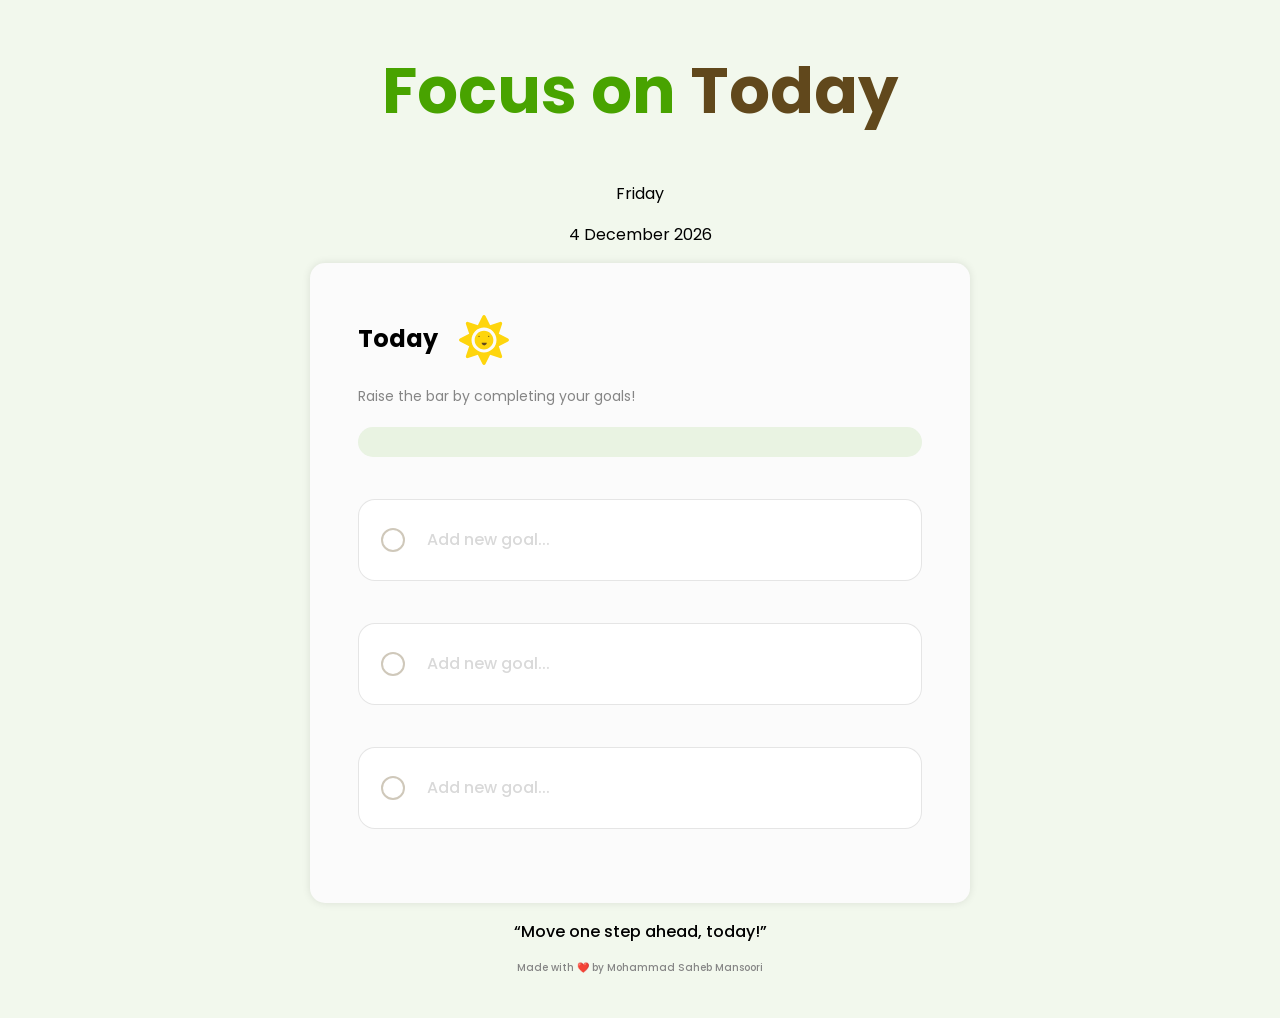
<file: index.html>
<!DOCTYPE html>
<html lang="en">

<head>
  <meta charset="UTF-8" />
  <meta http-equiv="X-UA-Compatible" content="IE=edge" />
  <meta name="viewport" content="width=device-width, initial-scale=1.0" />
  <title>Focus on Today</title>
  <link rel="preconnect" href="https://fonts.googleapis.com" />
  <link rel="preconnect" href="https://fonts.gstatic.com" crossorigin />
  <link
    href="https://fonts.googleapis.com/css2?family=Poppins:wght@400;500;600;700;800&family=Style+Script&display=swap"
    rel="stylesheet" />
  <link rel="stylesheet" href="style.css" />
  <script defer src="script.js"></script>
</head>

<body>
  <main>
    <h1 class="title">Focus on <span>Today</span></h1>
    <div class="calendar">
      <p><span class="weekDays">Monday</span></p> <!--Day-->
<!--      <p><span class="day">01</span> <span class="month">January</span> <span class="year">2024</span></p> &lt;!&ndash;Date&ndash;&gt;-->
      <p><span class="mainDay">01 January 2024</span></p> <!--Date-->
    </div>

    <div class="app-container">
      <h2 class="subtitle">
          <span>Today</span>
          <img class="sun-icon" src="./images/Sun.svg" alt="sun" />
          <!-- Add a button for adding more tasks -->
          <!--<button id="addTaskButton">Add Task</button>-->
      </h2>
      <p class="progress-label">Raise the bar by completing your goals!</p>
      <div class="progress-bar">
        <div class="progress-value">
          <span>2/3 Completed</span>
        </div>
        <p class="error-label">Please set all the 3 goals!</p>
      </div>

      <div class="goal-container">
        <div class="custom-checkbox">
          <img class="check-icon" src="./images/check-icon.svg" alt="check-icon" />
        </div>
        <input id="first" class="goal-input" type="text" placeholder="Add new goal... " />
      </div>
      <div class="goal-container">
        <div class="custom-checkbox">
          <img class="check-icon" src="./images/check-icon.svg" alt="check-icon" />
        </div>
        <input id="second" class="goal-input" type="text" placeholder="Add new goal... " />
      </div>
      <div class="goal-container">
        <div class="custom-checkbox">
          <img class="check-icon" src="./images/check-icon.svg" alt="check-icon" />
        </div>
        <input id="third" class="goal-input" type="text" placeholder="Add new goal... " />
      </div>
    </div>
    <p class="quote">“Move one step ahead, today!”</p>
    <p class="made-with">Made with ❤️ by Mohammad Saheb Mansoori</p>
  </main>
</body>

</html>
</file>
<file: style.css>
* {
    box-sizing: border-box;
}

body {
  background-color: rgba(72, 163, 0, 0.07);
  font-family: 'Poppins', sans-serif;
  margin: 0;
}

main {
  padding: 0 16px 32px;
}

.title {
  font-size: 64px;
  color: #48a300;
  text-align: center;
}

.title span {
  color: #61481c;
}

.calendar p{
  text-align: center;
}

.app-container {
  background-color: #fbfbfb;
  max-width: 660px;
  margin-inline: auto;
  border-radius: 15px;
  padding: 32px 48px;
  box-shadow: 0 0 8px 0px rgba(0, 0, 0, 0.1);
}

.sun-icon {
  vertical-align: middle;
  margin-left: 16px;
}

.progress-label {
  font-size: 14px;
  color: #858585;
  margin-bottom: 20px;
}

.progress-bar {
  height: 30px;
  background-color: rgba(72, 163, 0, 0.1);
  border-radius: 15px;
  margin-bottom: 42px;
}

.progress-value {
  height: 100%;
  width: 0;
  background-color: #48a300;
  border-radius: 15px;
  font-weight: 500;
  font-size: 10px;
  color: #eeffe0;
  display: flex;
  align-items: center;
  overflow: hidden;
  transition: width 0.2s ease-in-out;
}

.progress-value span {
  padding-left: 20px;
  min-width: max-content;
}

.error-label {
  font-size: 12px;
  color: #ff5151;
  margin-top: 4px;
  display: none;
}

.show-error .error-label {
    display: block;
}

.goal-container {
  border: 1px solid rgba(0, 0, 0, 0.1);
  border-radius: 17px;
  height: 82px;
  display: flex;
  align-items: center;
  padding: 0 22px;
  background-color: #ffffff;
  margin-bottom: 42px;
}

.custom-checkbox {
  width: 24px;
  height: 24px;
  border: 2px solid rgba(97, 72, 28, 0.3);
  border-radius: 50%;
  flex-shrink: 0;
  cursor: pointer;
  display: flex;
  align-items: center;
  justify-content: center;
}

.check-icon {
    display: none;
}

.goal-input {
  border: none;
  outline: none;
  padding-left: 22px;
  font-family: inherit;
  font-size: 16px;
  align-self: stretch;
  width: 100%;
  font-weight: 500;
}

.goal-input::placeholder {
  color: #d9d9d9;
}

.quote {
  font-weight: 500;
  text-align: center;
}

.made-with {
  font-weight: 500;
  font-size: 10px;
  text-align: center;
  color: #858585;
  margin-top: 10px;
}

.completed .custom-checkbox {
    background: #48A300;
    border-color: #48A300;
}

.completed .check-icon {
    display: block;
}

.completed .goal-input {
    color: #48A300;
    text-decoration-line: line-through;
}


@media (max-width: 768px) {
  .title {
    font-size: 32px;
  }

  .app-container {
    padding: 16px 32px;
  }

  .goal-container {
    height: 64px;
    margin-bottom: 24px;
    border-radius: 12px;
  }

  .custom-checkbox {
    width: 20px;
    height: 20px;
  }

  .made-with {
    margin-top: 32px;
  }

  .progress-bar {
    height: 24px;
  }
}
</file>
